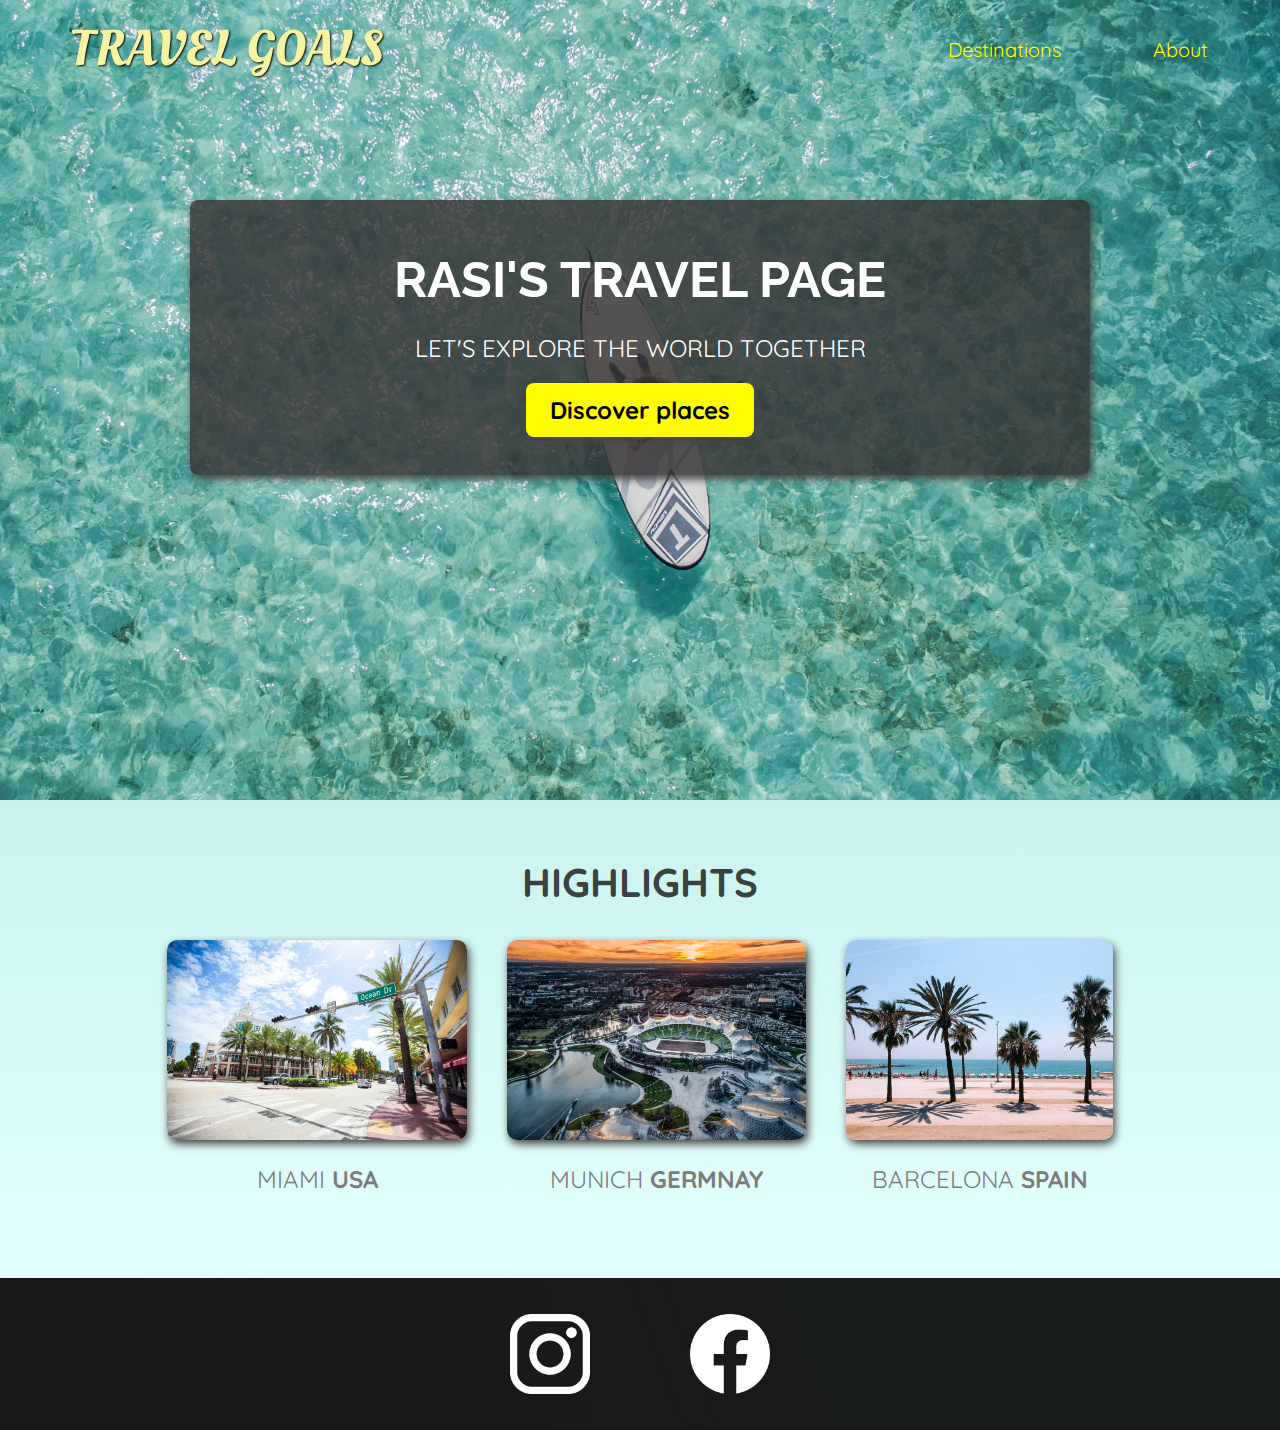
<file: index.html>
<!DOCTYPE html>
<html lang="en">
<head>
    <meta charset="UTF-8">
    <title>Travel Goals</title>
    <link
    href="https://fonts.googleapis.com/css2?family=Raleway:wght@700&family=Oleo+Script:wght@700&family=Quicksand:wght@300;500;700&display=swap"
    rel="stylesheet"
  />
  <link rel="stylesheet" href="shared.css">
  <link rel="stylesheet" href="styles.css">
</head>
<body>
    <header>
        <div id="page-logo">
            <a href="index.html">Travel Goals</a>
        </div>
        <nav>
            <ul>
                <li><a href="places.html">Destinations</li>
                <li><a href="">About</a></li>
            </ul>
        </nav>
    </header>
    <main>
        <section id="hero">
            <div id="hero-content">
                <h1>Rasi's Travel Page</h1>
                <p>Let's explore the world together</p>
                <a href="places.html">Discover places</a>
            </div>
        </section>
        <section id="highlights">
            <h2>Highlights</h2>
            <ul id="destinations">
                <li class="destination">
                  <img src="./images/places/cities/miami.jpg" alt="Miami streets on sunday">
                  <p>Miami <strong>USA</strong></p>
                </li>
                <li class="destination">
                    <img src="./images/places/cities/munich.jpg" alt="Munich football in winter">
                    <p>Munich <strong>Germnay</strong></p>
                </li>
                <li class="destination">
                    <img src="./images/places/cities/barcelona.jpg" alt="Palm beach in Barcelona">
                    <p>Barcelona <strong>Spain</strong></p>
                </li>
            </ul> 
        </section>
    </main>
    <footer>
        <ul>
            <li>
                <a href="https://www.instagram.com"><img src="./images/icons/insta.png" alt="Instagram page-logo"></a>
            </li>
            <li>
                <a href="https://www.facebook.com"><img src="./images/icons/facebook.png" alt="Facebook page-logo"></a>
            </li>
        </ul>
    </footer>
</body>
</html>
</file>
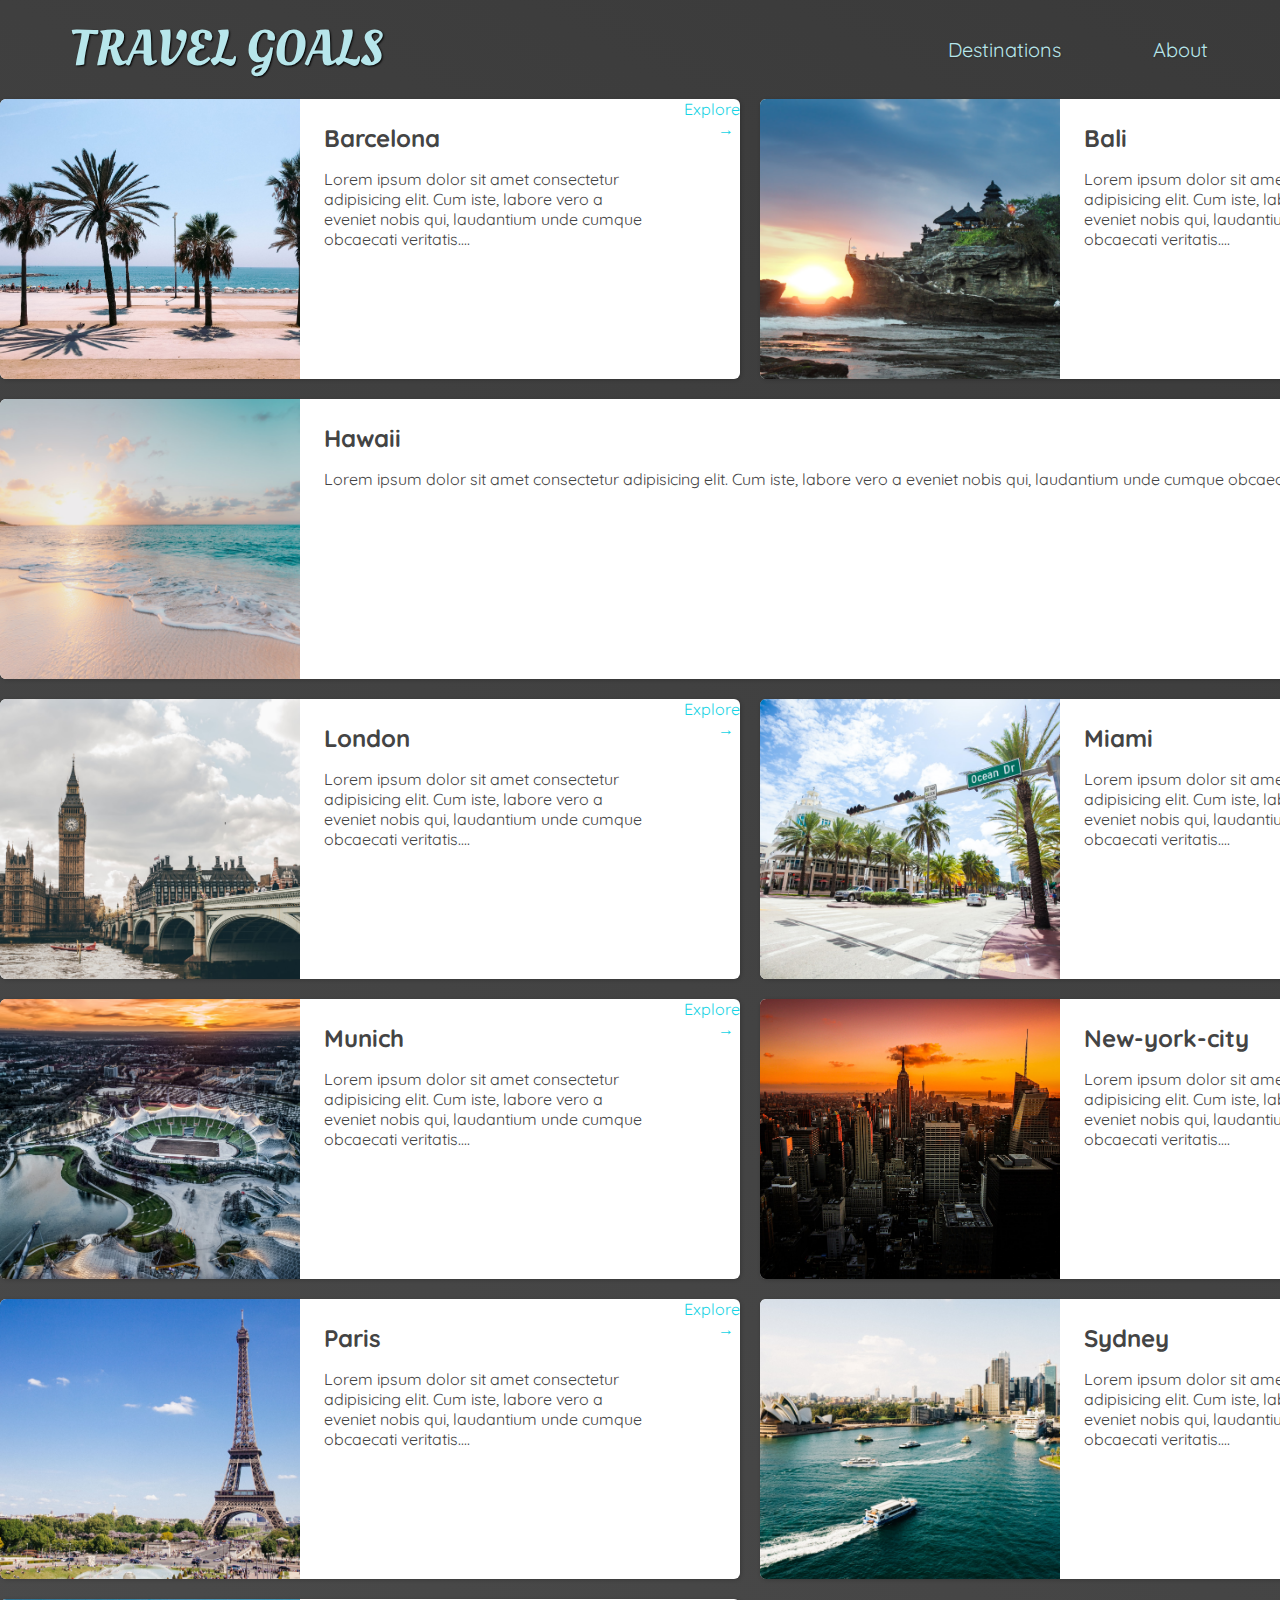
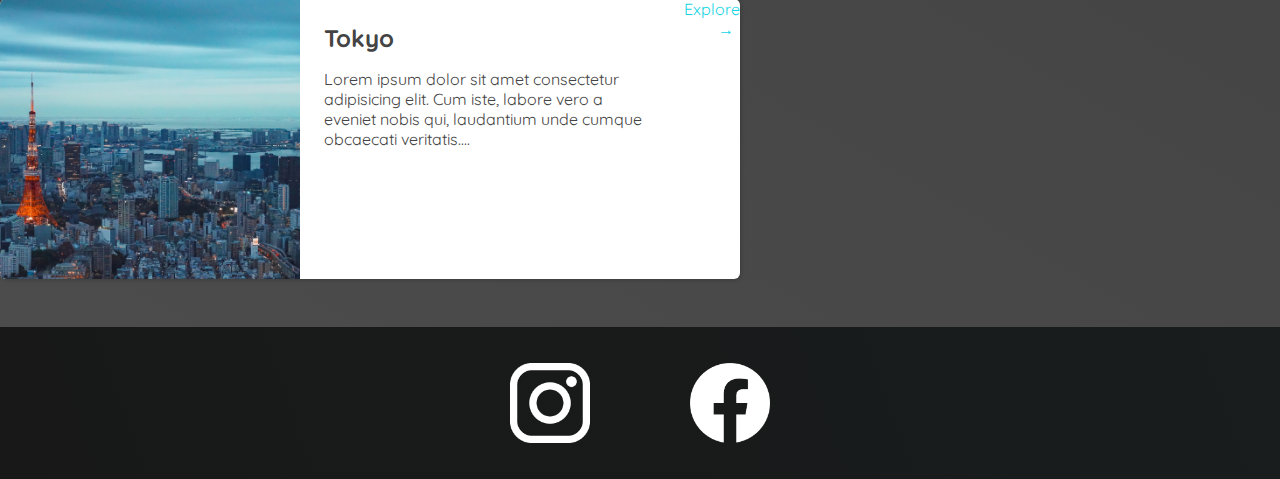
<file: places.html>
<!DOCTYPE html>
<html lang="en">
<head>
    <meta charset="UTF-8">
    <title>Travel Goals</title>
    <link
    href="https://fonts.googleapis.com/css2?family=Raleway:wght@700&family=Oleo+Script:wght@700&family=Quicksand:wght@300;500;700&display=swap"
    rel="stylesheet"
  />
  <link rel="stylesheet" href="shared.css">
  <link rel="stylesheet" href="places.css">
</head>
<body>
    <header>
        <div id="page-logo">
            <a href="index.html">Travel Goals</a>
        </div>
        <nav>
            <ul>
                <li><a href="places.html">Destinations</li>
                <li><a href="">About</a></li>
            </ul>
        </nav>
    </header> 
    <main>
        <ul>
            <li>
                 <img src="./images/places/cities/barcelona.jpg" alt="city of Barcelona">
                 <div class="item-content">
                     <div>
                        <h2>Barcelona</h2>
                        <p>Lorem ipsum dolor sit amet consectetur adipisicing elit. Cum iste, labore vero a eveniet nobis qui, laudantium unde cumque obcaecati veritatis....</p>
                     </div> 
                 </div>
                 <div class="actions">
                     <a href="https://en.wikipedia.org/wiki/Barcelona">Explore &#x2192</a>
                 </div>
            </li>
            <li>
                <img src="./images/places/cities-page-2/bali.jpg" alt="city of bali">
                <div class="item-content">
                    <div>
                       <h2>Bali</h2>
                       <p>Lorem ipsum dolor sit amet consectetur adipisicing elit. Cum iste, labore vero a eveniet nobis qui, laudantium unde cumque obcaecati veritatis....</p>
                    </div> 
                </div>
                <div class="actions">
                    <a href="https://en.wikipedia.org/wiki/bali">Explore &#x2192</a>
                </div>
           </li>
           <li>
            <img src="./images/places/cities-page-2/hawaii.jpg" alt="city of hawaii">
            <div class="item-content">
                <div>
                   <h2>Hawaii</h2>
                   <p>Lorem ipsum dolor sit amet consectetur adipisicing elit. Cum iste, labore vero a eveniet nobis qui, laudantium unde cumque obcaecati veritatis....</p>
                </div> 
            </div>
            <div class="actions">
                <a href="https://en.wikipedia.org/wiki/Hawaii">Explore &#x2192</a>
            </div>
            </li>
            <li>
                <img src="./images/places/cities-page-2/london.jpg" alt="city of london">
                <div class="item-content">
                    <div>
                       <h2>London</h2>
                       <p>Lorem ipsum dolor sit amet consectetur adipisicing elit. Cum iste, labore vero a eveniet nobis qui, laudantium unde cumque obcaecati veritatis....</p>
                    </div> 
                </div>
                <div class="actions">
                    <a href="https://en.wikipedia.org/wiki/London">Explore &#x2192</a>
                </div>
           </li>
           <li>
            <img src="./images/places/cities-page-2/miami.jpg" alt="city of miami">
            <div class="item-content">
                <div>
                   <h2>Miami</h2>
                   <p>Lorem ipsum dolor sit amet consectetur adipisicing elit. Cum iste, labore vero a eveniet nobis qui, laudantium unde cumque obcaecati veritatis....</p>
                </div> 
            </div>
            <div class="actions">
                <a href="https://en.wikipedia.org/wiki/Miami">Explore &#x2192</a>
            </div>
            </li>
            <li>
                <img src="./images/places/cities-page-2/munich.jpg" alt="city of munich">
                <div class="item-content">
                    <div>
                       <h2>Munich</h2>
                       <p>Lorem ipsum dolor sit amet consectetur adipisicing elit. Cum iste, labore vero a eveniet nobis qui, laudantium unde cumque obcaecati veritatis....</p>
                    </div> 
                </div>
                <div class="actions">
                    <a href="https://en.wikipedia.org/wiki/Munich">Explore &#x2192</a>
                </div>
           </li>
           <li>
            <img src="./images/places/cities-page-2/new-york-city.jpg" alt="city of new-york-city">
            <div class="item-content">
                <div>
                   <h2>New-york-city</h2>
                   <p>Lorem ipsum dolor sit amet consectetur adipisicing elit. Cum iste, labore vero a eveniet nobis qui, laudantium unde cumque obcaecati veritatis....</p>
                </div> 
            </div>
            <div class="actions">
                <a href="https://en.wikipedia.org/wiki/new york city">Explore &#x2192</a>
            </div>
            </li>
            <li>
                <img src="./images/places/cities-page-2/paris.jpg" alt="city of paris">
                <div class="item-content">
                    <div>
                       <h2>Paris</h2>
                       <p>Lorem ipsum dolor sit amet consectetur adipisicing elit. Cum iste, labore vero a eveniet nobis qui, laudantium unde cumque obcaecati veritatis....</p>
                    </div> 
                </div>
                <div class="actions">
                    <a href="https://en.wikipedia.org/wiki/Paris">Explore &#x2192</a>
                </div>
           </li>
           <li>
            <img src="./images/places/cities-page-2/sydney.jpg" alt="city of sydney">
            <div class="item-content">
                <div>
                   <h2>Sydney</h2>
                   <p>Lorem ipsum dolor sit amet consectetur adipisicing elit. Cum iste, labore vero a eveniet nobis qui, laudantium unde cumque obcaecati veritatis....</p>
                </div> 
            </div>
            <div class="actions">
                <a href="https://en.wikipedia.org/wiki/Sydney">Explore &#x2192</a>
            </div>
            </li>
            <li>
                <img src="./images/places/cities-page-2/tokyo.jpg" alt="city of tokyo">
                <div class="item-content">
                    <div>
                       <h2>Tokyo</h2>
                       <p>Lorem ipsum dolor sit amet consectetur adipisicing elit. Cum iste, labore vero a eveniet nobis qui, laudantium unde cumque obcaecati veritatis....</p>
                    </div> 
                </div>
                <div class="actions">
                    <a href="https://en.wikipedia.org/wiki/Tokyo">Explore &#x2192</a>
                </div>
           </li>
        </ul>
    </main>
    <footer>
        <ul>
            <li>
                <a href="https://www.instagram.com"><img src="./images/icons/insta.png" alt="Instagram page-logo"></a>
            </li>
            <li>
                <a href="https://www.facebook.com"><img src="./images/icons/facebook.png" alt="Facebook page-logo"></a>
            </li>
        </ul>
    </footer>
</body>
</html>
</file>
<file: shared.css>
body{
    font-family: "Quicksand", sans-serif;
    margin: 0;
}

header{
    display: flex;
    justify-content:space-between;
    align-items:center;
    padding: 15px 60px;
    position: absolute;
    width: 100%;
    box-sizing: border-box;
}

ul{
    list-style: none;
    margin:0;
    padding: 0;
}

header ul{
    display: flex;
}

header li{
    margin-left: 20px;
}

#page-logo a{
    padding: 10px;
    font-family: "Oleo script", Sans-serif;
    color:rgb(245,243,160);
    font-size:50px;
    text-decoration: none;
    text-transform: uppercase;
    text-shadow: 1px 1px 2px rgb(0,0,0);
}

header a{
    color: rgb(255, 251, 0);
    text-decoration: none;
    font-size: 20px;
    padding: 12px;
    text-shadow: 1px 1px 2px rgba(0,0,0,0.2);
    border-radius: 6px;
}

header nav a:hover{
    color: rgb(77,77,77);
    background-color: rgb(255, 251, 0);
}

footer{
    background: linear-gradient(70deg, rgb(24,24,24), rgb(25,29,29));
    padding: 36px;
}

footer ul{
    display: flex;
    justify-content: center;
}

footer li{
    width: 80px;
    height: 80px;
    margin: 0 50px;
}

footer img{
    width: 100%;
    height: 100%;
}
</file>
<file: styles.css>
#hero{
    height: 800px;
    background-image: url("./images/places/ocean.jpg");
    background-position: center;
    background-size: cover;
}

#hero-content{
    width:900px;
    background-color: rgba(51,47,47,0.8);
    box-shadow: 2px 4px 8px rgb(68, 67, 67);
    border-radius: 8px;
    text-align: center;
    padding: 50px 0;
    margin: 0 auto;
    position: relative;
    top: 200px;
}

#hero-content h1{
    color: white;
    text-transform: uppercase;
    font-size: 50px;
    font-family: "Raleway", sans-serif;
    margin: 0;
}
#hero-content p{
    color: white;
    text-transform: uppercase;
    font-size: 24px;
    font-weight: 300px;
    margin-bottom: 32px;
}

#hero-content a{
    text-decoration: none;
    background-color: rgb(255,251,0);
    padding: 12px 24px;
    color: black;
    font-size: 24px;
    font-weight: bold;
    border-radius: 8px;
    box-shadow: 2px 4px 8px rgb(68, 67, 67);
}

#hero-content a:hover{
    background-color: rgb(255,238,0);
}

#highlights{
    padding: 24px;
    background: linear-gradient(0deg, rgb(227, 255,253), rgb(202, 243, 240));
}

#highlights h2{
    text-transform: uppercase;
    text-align: center;
    font-size: 40px;
    color: rgb(59, 65, 64);

}

#destinations{
    display: flex;
    width:90%;
    margin: auto;
    margin-bottom: 40px;
    justify-content: center;
}

.destination{
    margin: 0 20px;
    text-transform: uppercase;
}

.destination p{
    text-align:center;
    font-size: 24px;
    color: rgb(124, 123, 123);
    margin: 20px 0;
}
.destination img{
    height: 200px; 
    width: 100%;
    box-shadow: 2px 4px 8px rgb(68,67,67);
    border-radius: 10px;
    object-fit: cover;
}

.dsetination strong{
    color: rgb(0, 160, 117);

}
</file>
<file: places.css>
body{
    background: linear-gradient(30deg, rgb(77,77,77), rgb(58,58,58));
    color: rgb(68,68,68);
}

#page-logo a{
    color: rgb(183, 230,235);

}

header{
    position: static;
}

header a{
    color: rgb(183, 230,235);

}

header nav a:hover{
    background-color: rgb(183, 230,235);
    color: rgb(59,59,59);
}

main ul{
    width: 1500px;
    margin: 0 auto 48px auto;
    display: grid;
    grid-template-columns: 1fr 1fr;
    gap: 20px 20px;
}

li:nth-of-type(3){
    grid-column: 1 / span 2;
}

main li{
    display: flex;
    background-color: white;
    box-shadow: 1px 1px 4px rgba(0,0,0,0.2);
    border-radius: 6px;
    overflow: hidden;
}
main li img{
    width: 300px;
    height: 280px;
    object-fit: cover;
}

.item-content{
    padding: 24px;
    display: flex;
    flex-direction: column;
    justify-content: space-between;
}

.item-content h2{
    margin:0;
}
.actions{
    text-align: right;
}

.actions a{
    text-decoration: none;
    padding: 6px;
    color: rgb(22,211,228);
    border-radius: 5px;
}

.actions a:hover{
    background-color: rgb(235,253,255);
}
</file>
